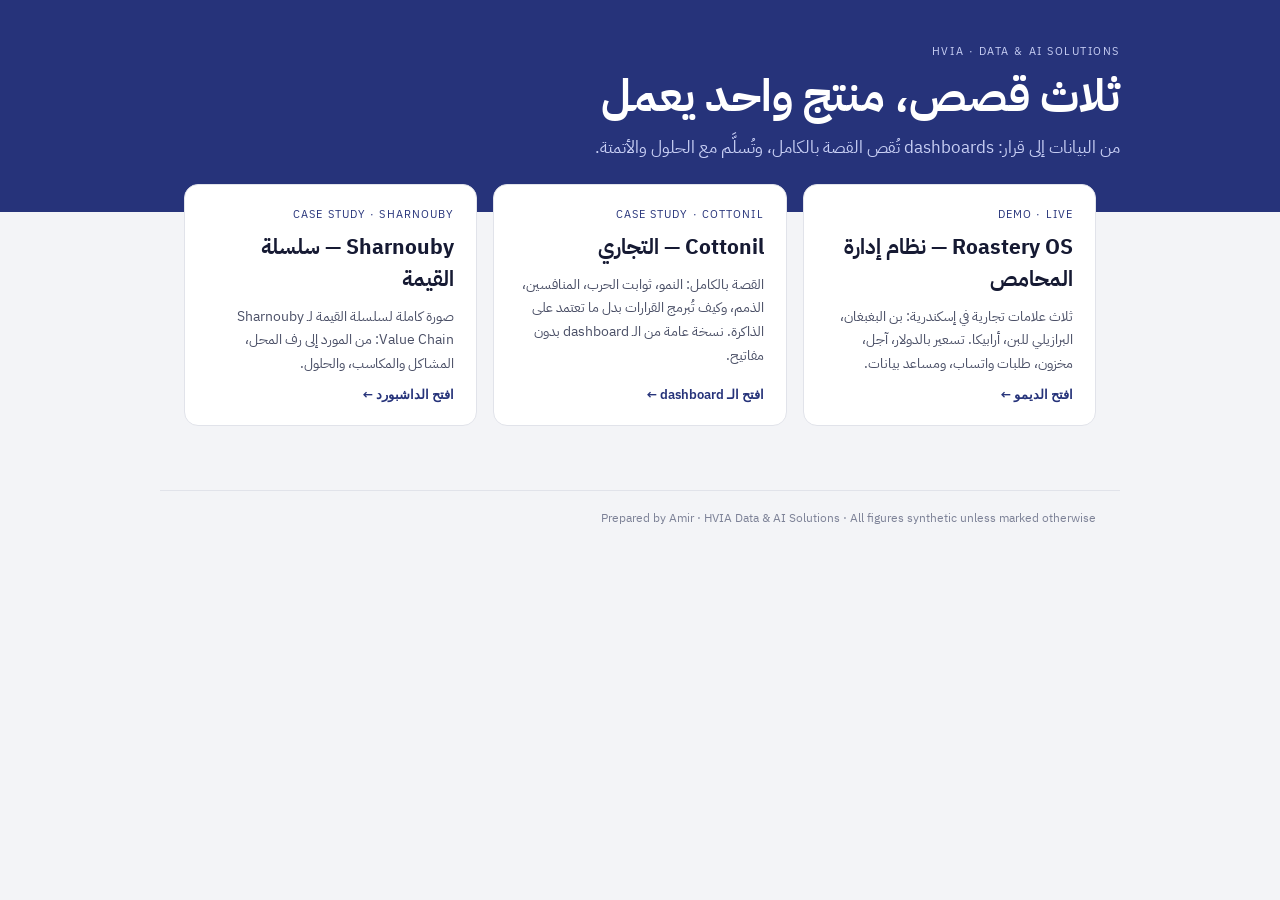
<file: index.html>
<!doctype html>
<html lang="ar" dir="rtl">
<head>
<meta charset="utf-8">
<meta name="viewport" content="width=device-width, initial-scale=1">
<title>Data &amp; AI Solutions — HVIA</title>
<link rel="icon" href="./roastery-os/logo.svg">
<link href="https://fonts.googleapis.com/css2?family=IBM+Plex+Sans+Arabic:wght@400;500;700&family=Bricolage+Grotesque:wght@500;700&family=IBM+Plex+Sans:wght@400;600&display=swap" rel="stylesheet">
<style>
:root{--indigo:#26337a;--ink:#161a33;--ink2:#4a4f66;--muted:#7d8297;--line:#e1e3ea;--paper:#f3f4f7}
*{box-sizing:border-box;margin:0;padding:0}
body{font-family:"IBM Plex Sans Arabic","IBM Plex Sans",system-ui,sans-serif;background:var(--paper);color:var(--ink);min-height:100dvh;display:flex;flex-direction:column}
header{background:var(--indigo);color:#fff;padding:44px 24px 52px}
header .wrap{max-width:960px;margin:0 auto}
.kicker{font-family:"IBM Plex Sans",sans-serif;font-size:11px;letter-spacing:.14em;color:#c9d0f5;text-transform:uppercase}
h1{font-family:"Bricolage Grotesque","IBM Plex Sans Arabic",sans-serif;font-size:clamp(30px,5vw,44px);line-height:1.15;margin-top:14px}
p.lead{color:#c9d0f5;margin-top:12px;font-size:17px;max-width:640px}
main{max-width:960px;margin:-28px auto 0;padding:0 24px 64px;width:100%}
.grid{display:grid;grid-template-columns:repeat(auto-fit,minmax(280px,1fr));gap:16px}
.card{background:#fff;border:1px solid var(--line);border-radius:14px;padding:22px;text-decoration:none;color:inherit;display:flex;flex-direction:column;gap:10px;transition:transform .15s, box-shadow .15s}
.card:hover{transform:translateY(-3px);box-shadow:0 10px 28px rgba(22,26,51,.12)}
.tag{font-family:"IBM Plex Sans";font-size:11px;letter-spacing:.1em;color:var(--indigo);text-transform:uppercase}
.card h2{font-family:"IBM Plex Sans Arabic";font-size:21px}
.card p{color:var(--ink2);font-size:14px;line-height:1.7;flex:1}
.go{font-family:"IBM Plex Sans";font-size:13px;color:var(--indigo);font-weight:600}
footer{border-top:1px solid var(--line);padding:18px 24px;color:var(--muted);font-size:12px;max-width:960px;margin:0 auto;width:100%}
</style>
</head>
<body>
<header><div class="wrap">
  <div class="kicker">HVIA · Data &amp; AI Solutions</div>
  <h1>ثلاث قصص، منتج واحد يعمل</h1>
  <p class="lead">من البيانات إلى قرار: dashboards تُقص القصة بالكامل، وتُسلَّم مع الحلول والأتمتة.</p>
</div></header>
<main><div class="grid">
  <a class="card" href="./roastery-os/">
    <span class="tag">Demo · Live</span>
    <h2>Roastery OS — نظام إدارة المحامص</h2>
    <p>ثلاث علامات تجارية في إسكندرية: بن البغبغان، البرازيلي للبن، أرابيكا. تسعير بالدولار، آجل، مخزون، طلبات واتساب، ومساعد بيانات.</p>
    <span class="go">افتح الديمو ←</span>
  </a>
  <a class="card" href="./cottonil/">
    <span class="tag">Case study · Cottonil</span>
    <h2>Cottonil — التجاري</h2>
    <p>القصة بالكامل: النمو، ثوابت الحرب، المنافسين، الذمم، وكيف تُبرمج القرارات بدل ما تعتمد على الذاكرة. نسخة عامة من الـ dashboard بدون مفاتيح.</p>
    <span class="go">افتح الـ dashboard ←</span>
  </a>
  <a class="card" href="./sharnouby/">
    <span class="tag">Case study · Sharnouby</span>
    <h2>Sharnouby — سلسلة القيمة</h2>
    <p>صورة كاملة لسلسلة القيمة لـ Sharnouby Value Chain: من المورد إلى رف المحل، المشاكل والمكاسب، والحلول.</p>
    <span class="go">افتح الداشبورد ←</span>
  </a>
</div></main>
<footer>Prepared by Amir · HVIA Data &amp; AI Solutions · All figures synthetic unless marked otherwise</footer>
</body>
</html>
</file>
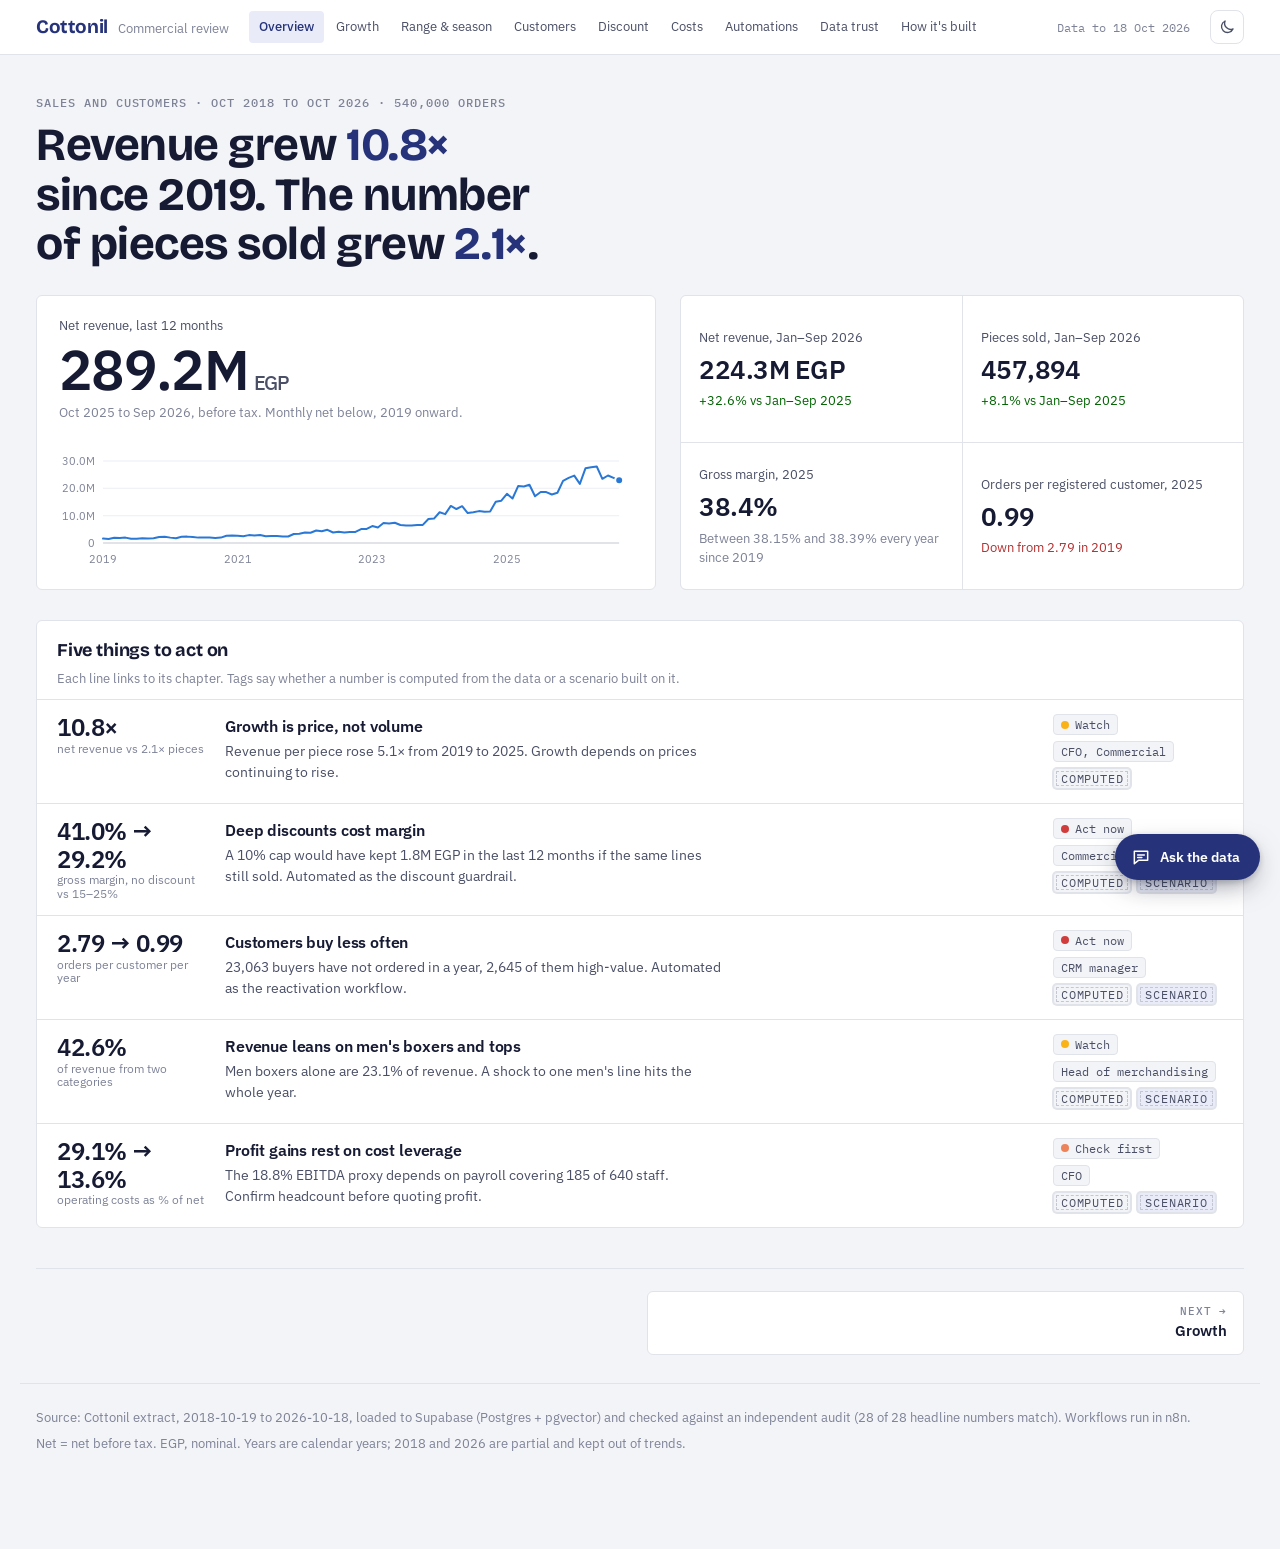
<file: cottonil/index.html>
<!doctype html>
<html lang="en">
<head>
<meta charset="utf-8">
<meta name="viewport" content="width=device-width, initial-scale=1, viewport-fit=cover">
<title>Cottonil Commercial Review</title>
<link rel="preconnect" href="https://fonts.googleapis.com">
<link rel="preconnect" href="https://fonts.gstatic.com" crossorigin>
<link rel="stylesheet" href="https://fonts.googleapis.com/css2?family=Bricolage+Grotesque:opsz,wght@12..96,500;12..96,700&family=IBM+Plex+Mono:wght@400;500&family=IBM+Plex+Sans+Arabic:wght@400;500&family=IBM+Plex+Sans:wght@400;500;600&display=swap">
<script>
// light by default; the header toggle remembers the viewer's choice. Set before CSS so there is no dark flash.
try { document.documentElement.dataset.theme = localStorage.getItem("cottonil-theme") || "light"; } catch (e) { document.documentElement.dataset.theme = "light"; }
</script>
<style>
/* Layout: one long story page. Sticky chapter bar on top; each chapter = a narrow "label" column
   (headline, so-what, owner, trust tag) beside a wide evidence column. Stacks to one column on phones.
   Identity: indigo ink on cool white cotton, finding tags styled like woven garment labels (stitched edge). */
:root{
  --paper:#f3f4f7; --surface:#ffffff; --ink:#161a33; --ink-2:#4a4f66; --muted:#7d8297;
  --line:#e1e3ea; --grid:#eceef3; --axis:#c4c7d2; --indigo:#26337a; --indigo-wash:#e9ecf8;
  --s1:#2a78d6; --s2:#eb6834; --s3:#1baf7a; --bar-quiet:#c9ccd8;
  --good:#0ca30c; --warn:#fab219; --serious:#ec835a; --crit:#d03b3b; --good-text:#006300; --crit-text:#b42f2f;
  --f-display:"Bricolage Grotesque", "Segoe UI", system-ui, sans-serif;
  --f-body:"IBM Plex Sans", "IBM Plex Sans Arabic", "Segoe UI", system-ui, sans-serif;
  --f-ar:"IBM Plex Sans Arabic", "Segoe UI", Tahoma, sans-serif;
  --f-mono:"IBM Plex Mono", ui-monospace, Consolas, monospace;
  --r:6px;
  color-scheme:light;
}
@media (prefers-color-scheme: dark){
  :root:not([data-theme="light"]){
    --paper:#0e1016; --surface:#161922; --ink:#eceef5; --ink-2:#b8bccb; --muted:#8a8fa4;
    --line:#272b38; --grid:#21242f; --axis:#3a3e4c; --indigo:#aab4ff; --indigo-wash:#1d2340;
    --s1:#3987e5; --s2:#d95926; --s3:#199e70; --bar-quiet:#3b3f4e; --good-text:#0ca30c; --crit-text:#e66767;
    color-scheme:dark;
  }
}
:root[data-theme="dark"]{
  --paper:#0e1016; --surface:#161922; --ink:#eceef5; --ink-2:#b8bccb; --muted:#8a8fa4;
  --line:#272b38; --grid:#21242f; --axis:#3a3e4c; --indigo:#aab4ff; --indigo-wash:#1d2340;
  --s1:#3987e5; --s2:#d95926; --s3:#199e70; --bar-quiet:#3b3f4e; --good-text:#0ca30c; --crit-text:#e66767;
  color-scheme:dark;
}
*{box-sizing:border-box}
html{scroll-behavior:smooth; scroll-padding-top:72px}
@media (prefers-reduced-motion: reduce){html{scroll-behavior:auto}}
body{margin:0; background:var(--paper); color:var(--ink); font:15px/1.55 var(--f-body);}
.wrap{max-width:1240px; margin:0 auto; padding-left:max(16px, env(safe-area-inset-left, 0px)); padding-right:max(16px, env(safe-area-inset-right, 0px));}
h1,h2,h3{font-family:var(--f-display); font-weight:700; letter-spacing:-0.01em; text-wrap:balance; margin:0}
p{margin:0}
a{color:inherit}
.ar{font-family:var(--f-ar); direction:rtl; unicode-bidi:isolate}
.num{font-variant-numeric:tabular-nums}
:focus-visible{outline:2px solid var(--s1); outline-offset:2px; border-radius:3px}

/* top bar */
body::before{content:""; position:fixed; inset:0 0 auto; height:env(safe-area-inset-top, 0px); z-index:30; background:var(--surface)}
.top{position:sticky; top:env(safe-area-inset-top, 0px); z-index:20; background:var(--surface); border-bottom:1px solid var(--line)}
.top .wrap{display:flex; align-items:center; gap:20px; padding-block:10px; flex-wrap:wrap}
.brand{display:flex; align-items:baseline; gap:10px; white-space:nowrap}
.brand b{font-family:var(--f-display); font-size:19px; color:var(--indigo); letter-spacing:-0.02em}
.brand span{font-size:12.5px; color:var(--muted)}
.chapters{display:flex; gap:2px; overflow-x:auto; scrollbar-width:none; flex:1; min-width:0}
.chapters::-webkit-scrollbar{display:none}
.chapters a{text-decoration:none; font-size:13px; color:var(--ink-2); padding:6px 10px; border-radius:4px; white-space:nowrap}
.chapters a:hover{background:var(--indigo-wash); color:var(--ink)}
.chapters a.on{color:var(--indigo); background:var(--indigo-wash); font-weight:500}
.asof{font:12px var(--f-mono); color:var(--muted); white-space:nowrap}

/* woven-label tags */
.tag{display:inline-flex; align-items:center; gap:5px; font:500 10.5px/1 var(--f-mono); letter-spacing:.07em; text-transform:uppercase;
  color:var(--ink-2); padding:4px 7px; border-radius:2px; background:var(--surface); box-shadow:0 0 0 1px var(--line); position:relative}
.tag::after{content:""; position:absolute; inset:2px; border:1px dashed var(--axis); border-radius:1px; pointer-events:none}
.tag.scn{background:var(--indigo-wash)}
.state{display:inline-flex; align-items:center; gap:6px; font-size:12.5px; font-weight:500; color:var(--ink-2)}
.state i{width:8px; height:8px; border-radius:50%; display:inline-block}
.state.act i{background:var(--crit)} .state.watch i{background:var(--warn)} .state.cav i{background:var(--serious)} .state.ok i{background:var(--good)}

/* overview */
.over{padding-block:40px 28px}
.eyebrow{font:500 12px var(--f-mono); letter-spacing:.08em; text-transform:uppercase; color:var(--muted)}
.thesis{font-size:clamp(28px, 4.2vw, 46px); line-height:1.08; margin-top:10px; max-width:20ch}
.thesis em{font-style:normal; color:var(--indigo)}
.over-grid{display:grid; grid-template-columns:minmax(0,1.1fr) minmax(0,1fr); gap:24px; margin-top:26px; align-items:stretch}
.hero{background:var(--surface); border:1px solid var(--line); border-radius:var(--r); padding:20px 22px; display:flex; flex-direction:column}
.hero .lbl{font-size:13px; color:var(--ink-2)}
.hero .big{font-size:56px; font-weight:600; letter-spacing:-0.03em; line-height:1.05; margin-top:4px}
.hero .big small{font-size:20px; font-weight:500; color:var(--ink-2); margin-left:6px}
.hero .sub{font-size:13px; color:var(--muted); margin-top:4px}
.spark{margin-top:auto; padding-top:14px}
.tiles{display:grid; grid-template-columns:repeat(2, minmax(0,1fr)); grid-auto-rows:1fr; gap:1px; background:var(--line); border:1px solid var(--line); border-radius:var(--r); overflow:hidden}
.tile{background:var(--surface); padding:16px 18px; display:grid; gap:2px; align-content:center}
.tile .lbl{font-size:12.5px; color:var(--ink-2)}
.tile .v{font-size:26px; font-weight:600; letter-spacing:-0.02em}
.tile .d{font-size:12.5px; color:var(--muted)}
.d.up{color:var(--good-text)} .d.down{color:var(--crit-text)}

.five{margin-top:30px; background:var(--surface); border:1px solid var(--line); border-radius:var(--r)}
.five h2{font-size:18px; padding:16px 20px 4px}
.five .note{font-size:13px; color:var(--muted); padding:0 20px 10px}
.frow{display:grid; grid-template-columns:150px minmax(0,1fr) 170px; gap:18px; padding:14px 20px; border-top:1px solid var(--line); align-items:start; text-decoration:none}
.frow:hover{background:var(--paper)}
.frow .fig{font-size:24px; font-weight:600; letter-spacing:-0.02em; line-height:1.15}
.frow .fig small{display:block; font-size:12px; font-weight:400; color:var(--muted); letter-spacing:0}
.frow h3{font-family:var(--f-body); font-size:15.5px; font-weight:600}
.frow p{font-size:13.5px; color:var(--ink-2); margin-top:3px; max-width:62ch}
.frow .meta{display:grid; gap:6px; justify-items:start; font-size:12.5px; color:var(--muted)}

/* chapters */
.chap{padding-block:40px 8px}
/* tabs: one chapter on screen at a time; the router sets [hidden] on the others */
main{min-height:calc(100vh - 140px)}
main > section[hidden]{display:none}
.pager{display:grid; grid-template-columns:repeat(2, minmax(0,1fr)); gap:14px; margin-top:40px; padding-top:22px; border-top:1px solid var(--line)}
.pager a{display:grid; gap:2px; text-decoration:none; background:var(--surface); border:1px solid var(--line); border-radius:var(--r); padding:12px 16px}
.pager a:hover{border-color:var(--indigo)}
.pager a.next{grid-column:2; text-align:right}
.pager span{font:500 11px var(--f-mono); letter-spacing:.07em; text-transform:uppercase; color:var(--muted)}
.pager b{font-size:14.5px; font-weight:600; color:var(--ink)}
.chap-grid{display:grid; grid-template-columns:300px minmax(0,1fr); gap:36px; align-items:start}
.side{position:sticky; top:84px; display:grid; gap:12px}
.side .no{font:500 12px var(--f-mono); color:var(--indigo); letter-spacing:.08em}
.side h2{font-size:27px; line-height:1.12}
.side p{font-size:14px; color:var(--ink-2)}
.side .owner{font-size:13px; color:var(--muted)}
.side .owner b{color:var(--ink); font-weight:500}
.side .tags{display:flex; gap:6px; flex-wrap:wrap}
/* full-width chapters (06-08): heading sits above the content instead of beside it */
.chap-head{position:static; max-width:760px; margin-bottom:26px}
.chap-head h2{font-size:30px}
.main{display:grid; gap:18px; min-width:0}
.card{background:var(--surface); border:1px solid var(--line); border-radius:var(--r); padding:18px 20px; min-width:0}
.card h3{font-family:var(--f-body); font-size:15px; font-weight:600}
.card .cap{font-size:13px; color:var(--muted); margin-top:2px}
.two{display:grid; grid-template-columns:repeat(2, minmax(0,1fr)); gap:18px}
.legend{display:flex; gap:14px; flex-wrap:wrap; font-size:12.5px; color:var(--ink-2); margin-top:10px}
.legend span{display:inline-flex; align-items:center; gap:6px}
.legend i{width:14px; height:2px; display:inline-block; border-radius:1px}
.legend i.box{height:10px; width:10px; border-radius:2px}
.chart{margin-top:12px; position:relative}
.chart svg{display:block; width:100%; height:auto; overflow:visible}
.ax text{fill:var(--muted); font:11px var(--f-body); font-variant-numeric:tabular-nums}
.ax line.g{stroke:var(--grid); stroke-width:1}
.ax line.b{stroke:var(--axis); stroke-width:1}
.lbl-ink{fill:var(--ink); font:500 12px var(--f-body)}
.lbl-2{fill:var(--ink-2); font:11.5px var(--f-body)}
.hair{stroke:var(--axis); stroke-width:1}
details.tbl{margin-top:10px}
details.tbl summary{font-size:12.5px; color:var(--ink-2); cursor:pointer; width:max-content}
.tscroll{overflow-x:auto; margin-top:8px}
table{border-collapse:collapse; width:100%; font-size:13px}
th,td{text-align:left; padding:6px 10px 6px 0; border-bottom:1px solid var(--line); vertical-align:top}
th{font-weight:500; color:var(--muted); font-size:12px}
td.r,th.r{text-align:right; font-variant-numeric:tabular-nums}

/* horizontal bars (html) */
.hbars{display:grid; gap:6px; margin-top:12px}
.hb{display:grid; grid-template-columns:132px minmax(0,1fr) 64px; gap:10px; align-items:center; font-size:13px}
.hb .t{color:var(--ink-2); white-space:nowrap; overflow:hidden; text-overflow:ellipsis}
.hb .track{height:14px; position:relative}
.hb .fill{position:absolute; inset:0 auto 0 0; border-radius:0 4px 4px 0; background:var(--bar-quiet)}
.hb.hl .fill{background:var(--s1)}
.hb.hl .t{color:var(--ink); font-weight:500}
.hb .fill.tot{background:var(--bar-quiet)}
.hb .fill.part{background:var(--s1); border-right:2px solid var(--surface)}
.hb .v{text-align:right; font-variant-numeric:tabular-nums; color:var(--ink-2)}
.hb:hover .fill{filter:brightness(1.08)}

.plist{list-style:none; margin:10px 0 0; padding:0; display:grid}
.plist li{display:grid; grid-template-columns:22px minmax(0,1fr) 90px; gap:10px; padding:7px 0; border-bottom:1px solid var(--line); font-size:13.5px; align-items:baseline}
.plist li:last-child{border-bottom:0}
@media (min-width: 761px){
  /* full-width top 10: 1-5 left, 6-10 right */
  #pl-top{grid-template-rows:repeat(5, auto); grid-auto-flow:column; column-gap:32px}
  #pl-top li:nth-child(5){border-bottom:0}
}
.plist .k{font:12px var(--f-mono); color:var(--muted)}
.plist .c{font-size:12px; color:var(--muted); display:block}
.plist .v{text-align:right; font-variant-numeric:tabular-nums}

.callout{border-left:3px solid var(--serious); background:var(--surface); padding:12px 16px; border-radius:0 var(--r) var(--r) 0; font-size:13.5px; color:var(--ink-2)}
.callout b{color:var(--ink); font-weight:600}

/* segmented control */
.seg{display:inline-flex; border:1px solid var(--line); border-radius:5px; overflow:hidden; margin-top:12px}
.seg button{font:500 13px var(--f-body); background:var(--surface); color:var(--ink-2); border:0; padding:7px 12px; cursor:pointer; border-left:1px solid var(--line)}
.seg button:first-child{border-left:0}
.seg button[aria-pressed="true"]{background:var(--indigo); color:var(--surface)}
.sim{display:grid; grid-template-columns:repeat(3, minmax(0,1fr)); gap:14px; margin-top:14px}
.sim div{display:grid; gap:2px}
.sim .lbl{font-size:12.5px; color:var(--ink-2)}
.sim .v{font-size:22px; font-weight:600; letter-spacing:-0.02em}

/* automations */
.flows{display:grid; grid-template-columns:repeat(2, minmax(0,1fr)); gap:16px}
.flow{background:var(--surface); border:1px solid var(--line); border-radius:var(--r); display:flex; flex-direction:column; min-width:0}
.flow header{padding:16px 18px 12px; display:grid; gap:6px; border-bottom:1px solid var(--line)}
.flow header h3{font-size:18px}
.flow header p{font-size:13px; color:var(--ink-2)}
.steps{list-style:none; margin:0; padding:12px 18px; display:grid; gap:8px; counter-reset:s}
.steps li{display:grid; grid-template-columns:20px minmax(0,1fr); gap:8px; font-size:13px; color:var(--ink-2); counter-increment:s}
.steps li::before{content:counter(s); font:500 11px/20px var(--f-mono); text-align:center; color:var(--indigo); background:var(--indigo-wash); border-radius:50%; width:20px; height:20px}
.steps b{color:var(--ink); font-weight:500}
.preview{margin:0 18px; padding:12px 14px; background:var(--paper); border-radius:5px; font-size:13px; display:grid; gap:6px}
.preview .h{font:500 11px var(--f-mono); letter-spacing:.07em; text-transform:uppercase; color:var(--muted)}
.preview .row{display:flex; justify-content:space-between; gap:10px}
.preview .row span:last-child{font-variant-numeric:tabular-nums; color:var(--ink)}
.flow footer{margin-top:auto; padding:14px 18px; display:flex; align-items:center; justify-content:space-between; gap:10px; flex-wrap:wrap}
.btn{font:500 13px var(--f-body); border:1px solid var(--indigo); color:var(--indigo); background:transparent; padding:7px 14px; border-radius:5px; cursor:pointer}
.btn:hover:not(:disabled){background:var(--indigo); color:var(--surface)}
.btn:disabled{border-color:var(--line); color:var(--muted); cursor:not-allowed}
.runout{margin:0 18px 14px; font-size:12.5px; color:var(--ink-2)}

/* assistant: floating button opens a side panel that sits over any tab */
.fab{position:fixed; right:max(20px, env(safe-area-inset-right, 0px)); bottom:max(20px, env(safe-area-inset-bottom, 0px)); z-index:40;
  display:inline-flex; align-items:center; gap:9px; font:600 14px var(--f-body); color:var(--surface); background:var(--indigo);
  border:0; border-radius:999px; padding:13px 20px 13px 16px; cursor:pointer; box-shadow:0 10px 28px -8px rgba(22,26,51,.55), 0 2px 6px rgba(22,26,51,.18)}
.fab svg{width:20px; height:20px}
.fab:hover{transform:translateY(-1px)}
.fab[aria-expanded="true"]{opacity:0; pointer-events:none}
.scrim{position:fixed; inset:0; z-index:44; background:rgba(14,16,30,.32)}
.panel{position:fixed; top:0; right:0; bottom:0; z-index:45; width:min(460px, 100vw); background:var(--surface); border-left:1px solid var(--line);
  box-shadow:-20px 0 50px -24px rgba(14,16,30,.45); transform:translateX(100%); transition:transform .28s cubic-bezier(.2,.8,.2,1); visibility:hidden}
.panel.open{transform:none; visibility:visible}
@media (prefers-reduced-motion: reduce){.panel{transition:none}}
.chat{height:100%; display:flex; flex-direction:column; overflow:hidden; padding-top:env(safe-area-inset-top, 0px)}
.chat-hd{display:flex; align-items:center; gap:10px; padding:14px 14px 14px 18px; border-bottom:1px solid var(--line)}
.icon-btn{width:34px; height:34px; border-radius:8px; border:1px solid transparent; background:transparent; color:var(--ink-2); display:grid; place-items:center; cursor:pointer; flex:none}
.icon-btn svg{width:18px; height:18px}
.icon-btn:hover, .icon-btn[aria-expanded="true"]{background:var(--indigo-wash); color:var(--indigo)}
.info{padding:16px 18px; border-bottom:1px solid var(--line); background:var(--paper); display:grid; gap:14px; max-height:55%; overflow-y:auto}
.info[hidden]{display:none}
.theme-btn{border-color:var(--line)}
.theme-btn .i-sun, :root[data-theme="dark"] .theme-btn .i-moon{display:none}
:root[data-theme="dark"] .theme-btn .i-sun{display:block}
.empty{align-self:center; justify-self:center; text-align:center; max-width:300px; display:grid; justify-items:center; gap:8px; margin-top:24px;
  background:var(--surface); border-radius:12px; padding:24px 22px; border:1px solid var(--line)}
.empty .eic{width:44px; height:44px; border-radius:12px; background:var(--indigo-wash); color:var(--indigo); display:grid; place-items:center}
.empty .eic svg{width:22px; height:22px}
.empty b{font-family:var(--f-display); font-size:16px}
.empty p{font-size:13px; color:var(--ink-2)}
.info h3{font-family:var(--f-body); font-size:14px; font-weight:600}
.bot{width:36px; height:36px; border-radius:9px; background:var(--indigo); color:var(--surface); display:grid; place-items:center; flex:none}
.bot svg{width:20px; height:20px}
.chat-hd .who{display:grid; line-height:1.25; min-width:0; flex:1}
.chat-hd .who b{font-family:var(--f-display); font-size:16px; font-weight:700}
.chat-hd .who span{font-size:12px; color:var(--muted); white-space:nowrap; overflow:hidden; text-overflow:ellipsis}
.pill{display:inline-flex; align-items:center; gap:7px; font:500 11.5px var(--f-mono); letter-spacing:.04em; color:var(--ink-2);
  padding:5px 10px; border-radius:999px; background:var(--paper); border:1px solid var(--line); white-space:nowrap}
.pill i{width:7px; height:7px; border-radius:50%; background:var(--warn)}
.pill.live i{background:var(--good); box-shadow:0 0 0 3px color-mix(in srgb, var(--good) 25%, transparent)}
.msgs{padding:20px 16px; display:grid; gap:16px; align-content:start; flex:1; min-height:0; overflow-y:auto; overscroll-behavior:contain;
  background-image:radial-gradient(var(--grid) 1px, transparent 1px); background-size:18px 18px}
.ex{font:500 10.5px var(--f-mono); color:var(--muted); letter-spacing:.07em; text-transform:uppercase; justify-self:center;
  background:var(--surface); padding:3px 10px; border-radius:999px; border:1px solid var(--line)}
.msg{font-size:14px; line-height:1.5; animation:pop .25s ease-out}
@keyframes pop{from{opacity:0; transform:translateY(4px)} to{opacity:1; transform:none}}
@media (prefers-reduced-motion: reduce){.msg{animation:none}}
.msg.q{justify-self:end; max-width:78%; background:var(--indigo); color:var(--surface); padding:10px 14px; border-radius:14px 14px 3px 14px}
.msg.a{justify-self:start; max-width:92%; display:grid; grid-template-columns:28px minmax(0,1fr); gap:10px; align-items:start}
.msg.a .av{width:28px; height:28px; border-radius:7px; background:var(--indigo-wash); color:var(--indigo); display:grid; place-items:center}
.msg.a .av svg{width:16px; height:16px}
.bub{background:var(--surface); border:1px solid var(--line); border-radius:3px 14px 14px 14px; padding:12px 14px; display:grid; gap:8px; min-width:0}
.bub .bhead{display:flex; align-items:center; gap:8px; flex-wrap:wrap}
.verdict{font:500 10.5px/1 var(--f-mono); letter-spacing:.08em; text-transform:uppercase; padding:4px 7px; border-radius:3px; background:var(--indigo-wash); color:var(--indigo)}
.verdict.no{background:color-mix(in srgb, var(--serious) 18%, var(--surface)); color:var(--crit-text)}
.bub .val{font-size:30px; font-weight:600; letter-spacing:-0.025em; line-height:1.05; font-variant-numeric:tabular-nums}
.bub .val small{font-size:14px; font-weight:500; color:var(--ink-2); margin-left:5px; letter-spacing:0}
.bub .txt{color:var(--ink-2)}
.bub.refuse{border-left:3px solid var(--serious)}
.bub .why{display:grid; gap:4px; font-size:13px; color:var(--ink-2); background:var(--paper); border-radius:6px; padding:9px 11px}
.bub .why b{font:500 10.5px var(--f-mono); letter-spacing:.07em; text-transform:uppercase; color:var(--muted)}
.meta{display:flex; flex-wrap:wrap; gap:6px}
.meta span{font:11.5px var(--f-mono); color:var(--ink-2); background:var(--paper); border:1px solid var(--line); border-radius:4px; padding:2px 7px}
.meta span em{font-style:normal; color:var(--muted)}
.bub details summary{font-size:12.5px; color:var(--indigo); cursor:pointer; width:max-content; font-weight:500}
.bub pre{margin:8px 0 0; padding:10px 12px; background:var(--ink); color:var(--paper); border-radius:6px; font:12px/1.55 var(--f-mono); white-space:pre-wrap; word-break:break-word}
.typing{display:inline-flex; gap:4px; padding:4px 0}
.typing i{width:6px; height:6px; border-radius:50%; background:var(--muted); animation:blink 1.1s infinite ease-in-out}
.typing i:nth-child(2){animation-delay:.15s} .typing i:nth-child(3){animation-delay:.3s}
@keyframes blink{0%,80%,100%{opacity:.25} 40%{opacity:1}}
.chat-ft{border-top:1px solid var(--line); padding:12px 14px 14px; display:grid; gap:10px; background:var(--surface)}
.chips{display:flex; gap:8px; overflow-x:auto; scrollbar-width:none; padding-bottom:2px}
.chips::-webkit-scrollbar{display:none}
.chips button{font:13px var(--f-body); background:var(--paper); color:var(--ink-2); border:1px solid var(--line); border-radius:999px; padding:6px 12px; cursor:pointer; white-space:nowrap; flex:none}
.chips button:hover{border-color:var(--indigo); color:var(--ink); background:var(--indigo-wash)}
.composer{display:flex; gap:8px; align-items:center; border:1px solid var(--line); border-radius:10px; padding:5px 5px 5px 14px; background:var(--paper)}
.composer:focus-within{border-color:var(--indigo); box-shadow:0 0 0 3px var(--indigo-wash)}
.composer input{flex:1; min-width:0; font:14px var(--f-body); padding:8px 0; border:0; background:transparent; color:var(--ink); outline:none}
.send{width:38px; height:38px; border-radius:8px; border:0; background:var(--indigo); color:var(--surface); display:grid; place-items:center; cursor:pointer; flex:none}
.send svg{width:18px; height:18px}
.send:disabled{background:var(--bar-quiet); color:var(--surface); cursor:not-allowed}
.hint{font-size:12px; color:var(--muted)}
/* how an answer is built: vertical stepper */
.pipe{list-style:none; margin:0; padding:0; display:grid}
.pipe li{display:grid; grid-template-columns:34px minmax(0,1fr); gap:12px; position:relative; padding-bottom:18px}
.pipe li:last-child{padding-bottom:0}
.pipe li::after{content:""; position:absolute; left:16px; top:34px; bottom:2px; width:2px; background:var(--line)}
.pipe li:last-child::after{display:none}
.pipe .ic{width:34px; height:34px; border-radius:9px; border:1px solid var(--line); background:var(--surface); color:var(--indigo); display:grid; place-items:center; position:relative; z-index:1}
.pipe .ic svg{width:17px; height:17px}
.pipe b{display:block; font-size:14px; font-weight:600; color:var(--ink)}
.pipe p{font-size:13px; color:var(--ink-2); margin-top:2px}
.pipe code{font:11.5px var(--f-mono); color:var(--muted)}
.pipe li.stop .ic{color:var(--crit-text); border-color:color-mix(in srgb, var(--serious) 45%, var(--line))}
.kb{display:grid; grid-template-columns:repeat(4, minmax(0,1fr)); gap:1px; background:var(--line); border:1px solid var(--line); border-radius:8px; overflow:hidden}
.kb div{background:var(--surface); padding:10px 8px; text-align:center; display:grid; gap:1px}
.kb b{font-size:20px; font-weight:600; letter-spacing:-0.02em; font-variant-numeric:tabular-nums}
.kb span{font-size:11.5px; color:var(--muted); line-height:1.3}

/* finding -> workflow -> owner map: CSS connectors between the three cells of a row */
.map, .arch{--wire:color-mix(in srgb, var(--indigo) 45%, var(--axis))}
.map{display:grid; gap:10px; margin-bottom:26px}
.mrow{display:grid; grid-template-columns:repeat(3, minmax(0,1fr)); column-gap:48px; align-items:stretch}
.mrow.head{margin-bottom:-2px}
.mcell{position:relative; background:var(--surface); border:1px solid var(--line); border-radius:var(--r); padding:11px 14px; display:grid; gap:2px; align-content:center; text-decoration:none; transition:border-color .15s}
.mcell:not(:last-child)::after{content:""; position:absolute; top:50%; right:-49px; width:42px; border-top:1.5px dashed var(--wire)}
.mcell:not(:last-child)::before{content:""; position:absolute; top:calc(50% - 4px); right:-49px; border-left:7px solid var(--wire); border-block:4.5px solid transparent}
.mrow:hover .mcell{border-color:var(--indigo)}
.mrow:hover .mcell::after{border-top-color:var(--indigo); border-top-style:solid}
.mrow:hover .mcell::before{border-left-color:var(--indigo)}
.mcell .fg{font-size:19px; font-weight:600; letter-spacing:-0.02em; font-variant-numeric:tabular-nums}
.mcell b{font-size:14px; font-weight:600}
.mcell small{font-size:12.5px; color:var(--ink-2)}
.mcell.wf{background:var(--indigo-wash); border-color:color-mix(in srgb, var(--indigo) 25%, var(--line))}
.mcell.wf b{color:var(--indigo); font-family:var(--f-display); font-size:16px}
a.mcell:hover .fg{color:var(--indigo)}

/* architecture: lanes of boxes, wires drawn in SVG by wire() in app.js */
.arch-card{padding:22px 22px 24px}
.arch{position:relative; display:grid; grid-template-columns:repeat(4, minmax(0,1fr)); column-gap:56px; row-gap:40px; align-items:stretch}
.lane{position:relative; z-index:1; display:flex; flex-direction:column; gap:10px; justify-content:center; min-width:0}
.lane-h{font:500 11px var(--f-mono); letter-spacing:.08em; text-transform:uppercase; color:var(--muted); margin-bottom:2px}
.lane.box{border:1.5px dashed color-mix(in srgb, var(--indigo) 40%, var(--line)); border-radius:10px; padding:12px; background:color-mix(in srgb, var(--indigo-wash) 45%, transparent)}
.lane.box .lane-h{color:var(--indigo)}
.node{background:var(--surface); border:1px solid var(--line); border-radius:6px; padding:9px 11px; display:grid; gap:1px; cursor:default; transition:opacity .15s, border-color .15s}
.node .k{font:11px var(--f-mono); color:var(--muted); overflow-wrap:anywhere}
.node b{font-size:13.5px; font-weight:600; line-height:1.3}
.node p{font-size:12.5px; color:var(--ink-2); line-height:1.4}
.node.hot{border-color:var(--indigo); box-shadow:0 0 0 1px var(--indigo)}
.arch.focus .node:not(.hot){opacity:.4}
svg.wires{position:absolute; left:0; top:0; pointer-events:none; z-index:0; overflow:visible}
.wires path{fill:none; stroke:var(--wire); stroke-width:1.5; stroke-dasharray:4 4; transition:opacity .15s}
.wires circle{fill:var(--wire)}
.wires .hot path{stroke:var(--indigo); stroke-width:2; animation:march .8s linear infinite}
.wires .hot circle{fill:var(--indigo)}
.arch.focus .wires g:not(.hot){opacity:.18}
@keyframes march{to{stroke-dashoffset:-16}}
@media (prefers-reduced-motion: reduce){.wires .hot path{animation:none}}
.stats{display:grid; grid-template-columns:repeat(4, minmax(0,1fr)); gap:1px; background:var(--line); border:1px solid var(--line); border-radius:var(--r); overflow:hidden; margin-top:18px}
.stats > div{background:var(--surface); padding:14px 16px; display:grid; gap:2px; align-content:start}
.stats .lbl{font-size:12.5px; color:var(--ink-2)}
.stats .v{font-size:24px; font-weight:600; letter-spacing:-0.02em; font-variant-numeric:tabular-nums}
.stats .d{font-size:12.5px; color:var(--muted)}
.meter{height:6px; border-radius:3px; background:var(--grid); margin-top:6px; overflow:hidden}
.meter i{display:block; height:100%; background:var(--s1); border-radius:3px}
ul.ticks{list-style:none; margin:10px 0 0; padding:0; display:grid; gap:10px}
ul.ticks li{font-size:13.5px; color:var(--ink-2); padding-left:18px; position:relative}
ul.ticks li::before{content:""; position:absolute; left:0; top:.6em; width:8px; height:0; border-top:1.5px dashed var(--indigo)}
ul.ticks b{color:var(--ink); font-weight:600}
ul.ticks code{font:12px var(--f-mono); background:var(--paper); padding:1px 5px; border-radius:3px}

/* trust */
.trust{display:grid; gap:0; background:var(--surface); border:1px solid var(--line); border-radius:var(--r)}
.trow{display:grid; grid-template-columns:170px 150px minmax(0,1fr) minmax(0,1fr); gap:16px; padding:13px 18px; border-top:1px solid var(--line); font-size:13px}
.trow:first-child{border-top:0}
.trow.head{font-size:12px; color:var(--muted); font-weight:500}
.trow .tp{font-weight:600; color:var(--ink)}
.trow .why{color:var(--muted); font-size:12.5px; margin-top:4px}
.trust-filter{display:flex; gap:8px; flex-wrap:wrap; margin-bottom:14px}

footer.end{padding-block:24px 96px; border-top:1px solid var(--line); font-size:12.5px; color:var(--muted); display:grid; gap:6px}

/* tooltip */
#tip{position:fixed; z-index:50; pointer-events:none; background:var(--surface); color:var(--ink); border:1px solid var(--line); box-shadow:0 6px 20px rgba(10,14,40,.14);
  border-radius:6px; padding:8px 10px; font-size:12.5px; min-width:120px; display:grid; gap:3px}
#tip[hidden]{display:none}   /* display:grid above would otherwise beat the hidden attribute */
#tip .tt{color:var(--muted); font-size:11.5px}
#tip .tr{display:flex; align-items:center; gap:7px}
#tip .tr i{width:12px; height:2px; display:inline-block}
#tip .tr b{font-weight:600; font-variant-numeric:tabular-nums}

@media (max-width: 980px){
  .chap-grid{grid-template-columns:minmax(0,1fr); gap:18px}
  .side{position:static}
  .flows{grid-template-columns:minmax(0,1fr)}
  .trow{grid-template-columns:minmax(0,1fr) minmax(0,1fr)}
  .trow.head{display:none}
  .arch{grid-template-columns:minmax(0,1fr); row-gap:36px}
  .stats{grid-template-columns:repeat(2, minmax(0,1fr))}
}
@media (max-width: 900px){
  .mrow{grid-template-columns:minmax(0,1fr); row-gap:22px}
  .mrow.head{display:none}
  .map{gap:20px}
  .mrow + .mrow{padding-top:20px; border-top:1px solid var(--line)}
  .mcell:not(:last-child)::after{top:100%; right:auto; left:26px; width:0; height:15px; border-top:0; border-left:1.5px dashed var(--wire)}
  .mcell:not(:last-child)::before{top:calc(100% + 14px); right:auto; left:22.5px; border-left:4.5px solid transparent; border-right:4.5px solid transparent; border-top:7px solid var(--wire); border-bottom:0}
  .mrow:hover .mcell::after{border-left-color:var(--indigo); border-left-style:solid}
  .mrow:hover .mcell::before{border-top-color:var(--indigo); border-left-color:transparent}
}
@media (max-width: 760px){
  .over-grid{grid-template-columns:minmax(0,1fr)}
  .two{grid-template-columns:minmax(0,1fr)}
  .frow{grid-template-columns:minmax(0,1fr); gap:6px}
  .frow .meta{grid-auto-flow:column; justify-content:start; gap:12px}
  .hero .big{font-size:44px}
  .hb{grid-template-columns:100px minmax(0,1fr) 56px}
  .sim{grid-template-columns:minmax(0,1fr) minmax(0,1fr)}
  .trow{grid-template-columns:minmax(0,1fr)}
  .asof{display:none}
  .msgs{padding:16px 12px}
  .msg.q{max-width:88%}
  .msg.a{max-width:100%}
  .bub .val{font-size:26px}
  .kb{grid-template-columns:repeat(2, minmax(0,1fr))}
  .chat-hd .who span{display:none}
  .fab span{display:none}
  .fab{padding:15px}
  .pager b{font-size:13.5px}
}
</style>
</head>
<body>

<header class="top">
  <div class="wrap">
    <div class="brand"><b>Cottonil</b><span>Commercial review</span></div>
    <nav class="chapters" id="chapters" aria-label="Chapters">
      <a href="#overview">Overview</a>
      <a href="#growth">Growth</a>
      <a href="#range">Range &amp; season</a>
      <a href="#customers">Customers</a>
      <a href="#discount">Discount</a>
      <a href="#costs">Costs</a>
      <a href="#automations">Automations</a>
      <a href="#trust">Data trust</a>
      <a href="#stack">How it's built</a>
    </nav>
    <div class="asof">Data to 18 Oct 2026</div>
    <button class="icon-btn theme-btn" id="theme-btn" type="button" aria-label="Switch to dark mode" title="Switch theme">
      <svg class="i-moon" viewBox="0 0 24 24" fill="none" stroke="currentColor" stroke-width="1.8" stroke-linecap="round" stroke-linejoin="round"><path d="M20 14.5A8 8 0 0 1 9.5 4a8 8 0 1 0 10.5 10.5z"/></svg>
      <svg class="i-sun" viewBox="0 0 24 24" fill="none" stroke="currentColor" stroke-width="1.8" stroke-linecap="round"><circle cx="12" cy="12" r="4"/><path d="M12 2.5v2M12 19.5v2M2.5 12h2M19.5 12h2M5.3 5.3l1.4 1.4M17.3 17.3l1.4 1.4M5.3 18.7l1.4-1.4M17.3 6.7l1.4-1.4"/></svg>
    </button>
  </div>
</header>

<main>
<!-- OVERVIEW -->
<section id="overview" class="wrap over">
  <div class="eyebrow">Sales and customers · Oct 2018 to Oct 2026 · 540,000 orders</div>
  <h1 class="thesis">Revenue grew <em id="th-net">10.8×</em> since 2019. The number of pieces sold grew <em id="th-units">2.1×</em>.</h1>
  <div class="over-grid">
    <div class="hero">
      <div class="lbl">Net revenue, last 12 months</div>
      <div class="big" id="hero-net">289.2M<small>EGP</small></div>
      <div class="sub">Oct 2025 to Sep 2026, before tax. Monthly net below, 2019 onward.</div>
      <div class="spark chart" id="ch-spark"></div>
    </div>
    <div class="tiles" id="tiles"></div>
  </div>

  <div class="five" id="five">
    <h2>Five things to act on</h2>
    <p class="note">Each line links to its chapter. Tags say whether a number is computed from the data or a scenario built on it.</p>
  </div>
</section>

<!-- 01 GROWTH -->
<section id="growth" class="chap">
  <div class="wrap chap-grid">
    <aside class="side">
      <div class="no">01 · Growth</div>
      <h2>Growth comes from price, not from more pieces</h2>
      <p>From 2019 to 2025 net revenue per piece rose 5.1×. Units rose 2.1×. In 2026 so far the gap continues: revenue +32.6%, pieces +8.1%.</p>
      <p>If price increases slow down, revenue growth slows with them. Volume is the part Cottonil controls.</p>
      <div class="owner">Who acts: <b>CFO, Commercial director</b></div>
      <div class="tags"><span class="tag">Computed</span></div>
    </aside>
    <div class="main">
      <div class="card">
        <h3>Revenue, price per piece and pieces sold, indexed to 2019 = 100</h3>
        <p class="cap">Calendar years 2019–2025, net before tax, order lines. Hover a year for values.</p>
        <div class="legend" id="lg-growth"></div>
        <div class="chart" id="ch-growth"></div>
        <details class="tbl"><summary>Show as table</summary><div class="tscroll" id="tb-growth"></div></details>
      </div>
      <div class="callout"><b>Limitation.</b> Realised prices climb steadily toward the 2026 catalogue price (from 0.14 to 1.01 of it). There is no competitor price and no price test, so this shows how growth is made up. It does not prove pricing power.</div>
    </div>
  </div>
</section>

<!-- 02 RANGE -->
<section id="range" class="chap">
  <div class="wrap chap-grid">
    <aside class="side">
      <div class="no">02 · Range &amp; season</div>
      <h2>Two men's categories carry 42.6% of revenue</h2>
      <p>Men boxers and men tops sell 42.6% of net revenue. Socks move 26.8% of all pieces but only 13.8% of revenue. The top 10 of 139 products make 36.1%.</p>
      <p>November and December run about 23% above an average month. Stock, staff and campaigns should be ready by late October.</p>
      <div class="owner">Who acts: <b>Head of merchandising, Retail operations</b></div>
      <div class="tags"><span class="tag">Computed</span></div>
    </aside>
    <div class="main">
      <div class="two" id="range-two">
        <div class="card">
          <h3>Share of net revenue by category</h3>
          <p class="cap">Full history, 16 categories, order lines. The two largest are highlighted.</p>
          <div class="hbars" id="hb-cat"></div>
          <details class="tbl"><summary>Show as table</summary><div class="tscroll" id="tb-cat"></div></details>
        </div>
        <div class="card">
          <h3>Revenue by month of year</h3>
          <p class="cap">Index, average month = 100, 2019–2025</p>
          <div class="chart" id="ch-season"></div>
          <details class="tbl"><summary>Show as table</summary><div class="tscroll" id="tb-season"></div></details>
        </div>
      </div>
      <div class="card">
        <h3>Top 10 products</h3>
        <p class="cap">Net revenue, full history</p>
        <ol class="plist" id="pl-top"></ol>
      </div>
    </div>
  </div>
</section>

<!-- 03 CUSTOMERS -->
<section id="customers" class="chap">
  <div class="wrap chap-grid">
    <aside class="side">
      <div class="no">03 · Customers</div>
      <h2>Orders per customer keep falling</h2>
      <p>In 2019 a registered customer placed 2.79 orders a year. In 2025 it was 0.99. The customer list grew 6× while registered orders grew 2.1×.</p>
      <p>23,063 buyers (30.9%) have not ordered for more than a year. 2,645 of them are high-value, with 58.2M EGP of past spend.</p>
      <div class="owner">Who acts: <b>CRM manager</b> · automated by <a href="#automations">Reactivation</a></div>
      <div class="tags"><span class="tag">Computed</span><span class="tag scn">Scenario: reactivation</span></div>
    </aside>
    <div class="main">
      <div class="two">
        <div class="card">
          <h3>Registered customers</h3>
          <p class="cap">Customers who had joined by year end</p>
          <div class="chart" id="ch-pool"></div>
        </div>
        <div class="card">
          <h3>Orders per registered customer</h3>
          <p class="cap">Registered orders ÷ registered customers, per year</p>
          <div class="chart" id="ch-opc"></div>
        </div>
      </div>
      <details class="tbl card"><summary>Show both as table</summary><div class="tscroll" id="tb-cust"></div></details>
      <div class="card">
        <h3>Who has gone quiet</h3>
        <p class="cap">Registered buyers by value tier, as of 18 Oct 2026. Dormant = no order in the last 365 days.</p>
        <div class="hbars" id="hb-dorm"></div>
        <div class="legend"><span><i class="box" style="background:var(--s1)"></i>Dormant buyers</span><span><i class="box" style="background:var(--bar-quiet)"></i>Active buyers</span></div>
        <details class="tbl"><summary>Show as table</summary><div class="tscroll" id="tb-dorm"></div></details>
      </div>
      <div class="callout"><b>What this does not show.</b> Customers who joined in 2018 and in 2024 order at the same rate today, so newer customers are not "less loyal". The drop comes from the list growing faster than orders. Reasons for leaving cannot be read from this data. 19.07% of orders have no customer attached, so customer figures undercount.</div>
    </div>
  </div>
</section>

<!-- 04 DISCOUNT -->
<section id="discount" class="chap">
  <div class="wrap chap-grid">
    <aside class="side">
      <div class="no">04 · Discount</div>
      <h2>Every discount point comes out of margin</h2>
      <p>Lines sold at full price keep 41.0% gross margin. Lines discounted 15–25% keep 29.2%. Returns stay flat across bands, so deep discounts buy no extra loyalty in this data.</p>
      <p>Capping discounts at 10% would have kept 1.84M EGP over the last 12 months, if volume held.</p>
      <div class="owner">Who acts: <b>Commercial director, Finance</b> · automated by <a href="#automations">Discount guardrail</a></div>
      <div class="tags"><span class="tag">Computed</span><span class="tag scn">Scenario: cap</span></div>
    </aside>
    <div class="main">
      <div class="card">
        <h3>Gross margin by line discount</h3>
        <p class="cap">All order lines, full history. Margin = net minus cost, ÷ net.</p>
        <div class="chart" id="ch-disc"></div>
        <details class="tbl"><summary>Show as table</summary><div class="tscroll" id="tb-disc"></div></details>
      </div>
      <div class="card">
        <h3>What a discount cap would keep</h3>
        <p class="cap">Last 12 months (Oct 2025 to Sep 2026). Discount above the cap on every line, assuming the same lines still sell.</p>
        <div class="seg" id="seg-cap" role="group" aria-label="Discount cap"></div>
        <div class="sim" id="sim"></div>
      </div>
    </div>
  </div>
</section>

<!-- 05 COSTS -->
<section id="costs" class="chap">
  <div class="wrap chap-grid">
    <aside class="side">
      <div class="no">05 · Costs</div>
      <h2>Profit improved because costs grew slower than sales</h2>
      <p>Gross margin stayed near 38.3% every year. Operating costs fell from 29.1% of net in 2019 to 13.6% in 2025, which lifted the EBITDA proxy from 6.3% to 18.8%.</p>
      <p>This only holds while revenue keeps outgrowing costs.</p>
      <div class="owner">Who acts: <b>CFO</b></div>
      <div class="tags"><span class="tag">Computed</span><span class="tag scn">Scenario: full payroll</span></div>
    </aside>
    <div class="main">
      <div class="card">
        <h3>Operating costs and EBITDA proxy, % of net revenue</h3>
        <p class="cap">Calendar years 2019–2025. EBITDA proxy = gross margin − operating costs − payroll paid.</p>
        <div class="legend" id="lg-costs"></div>
        <div class="chart" id="ch-costs"></div>
        <details class="tbl"><summary>Show as table</summary><div class="tscroll" id="tb-costs"></div></details>
      </div>
      <div class="callout"><b>Check before presenting.</b> Payroll covers 185 paid staff in 2025, but the staff list has 640 people (8 per branch). If all 640 were paid at the 2025 average, the 2025 EBITDA proxy would move from +44.1M to about −11.4M EGP. Confirm the real headcount first.</div>
    </div>
  </div>
</section>

<!-- 06 AUTOMATIONS -->
<section id="automations" class="chap">
  <div class="wrap">
    <div class="side chap-head">
      <div class="no">06 · Automations</div>
      <h2>Where the findings turn into weekly work</h2>
      <p>We automated only where a decision repeats and someone acts on it. Each workflow runs in n8n and reads a small slice of the data from Supabase, never the whole database. Nothing reaches a customer without a person saying yes.</p>
    </div>
    <div class="map" id="map" aria-label="Which finding each workflow acts on">
      <div class="mrow head"><span class="eyebrow">Finding</span><span class="eyebrow">Workflow</span><span class="eyebrow">Who acts, and how</span></div>
    </div>
    <div class="flows" id="flows"></div>
  </div>
</section>

<!-- 08 TRUST -->
<section id="trust" class="chap">
  <div class="wrap">
    <div class="side chap-head">
      <div class="no">07 · Data trust</div>
      <h2>What this data can and cannot tell you</h2>
      <p>Sales and customer records hold up under every check. Stock, purchasing, marketing attribution, branches and delivery are not linked to real demand, so no decision on this page uses them.</p>
    </div>
    <div class="trust-filter" id="trust-legend"></div>
    <div class="trust" id="trust-rows"></div>
  </div>
</section>

<!-- 08 HOW IT'S BUILT -->
<section id="stack" class="chap">
  <div class="wrap">
    <div class="side chap-head">
      <div class="no">08 · How it's built</div>
      <h2>One database, four workflows, every number traceable</h2>
      <p>The raw extract was loaded once into Supabase (Postgres with pgvector). The dashboard, the workflows and the assistant all read the same checked tables, so a number means the same thing everywhere. Hover a box to follow its lines.</p>
    </div>
    <div class="card arch-card">
      <div class="arch" id="arch"></div>
    </div>
    <div class="stats" id="stack-stats"></div>
    <div class="two" style="margin-top:18px">
      <div class="card">
        <h3>Why Supabase</h3>
        <ul class="ticks">
          <li><b>Numbers and knowledge in one place.</b> Sales tables, certified views and the assistant's knowledge base (pgvector) live in the same Postgres, so the assistant never mixes two versions of the truth.</li>
          <li><b>Permissions in the database, not in the prompt.</b> The assistant's role <code>assistant_ro</code> can read the 9 certified views and nothing else: no raw tables, no customer names, no writes.</li>
          <li><b>An API n8n can call.</b> Workflows call small SQL functions over the Supabase API. No database password and no key sit in this page.</li>
        </ul>
      </div>
      <div class="card">
        <h3>What keeps the numbers honest</h3>
        <ul class="ticks">
          <li><b>Checked on load.</b> Orders, pieces and net revenue in Supabase match an independent recount of the raw files (28 of 28 headline numbers).</li>
          <li><b>Every answer has a query.</b> The assistant must take each number from a SQL result; an answer with an unbacked number is blocked, not shown.</li>
          <li><b>Tested every week.</b> A 19-question test set runs every Sunday and fails below 90%. Every run and every question is logged.</li>
        </ul>
      </div>
    </div>
  </div>
</section>
</main>

<footer class="wrap end">
  <div>Source: Cottonil extract, 2018-10-19 to 2026-10-18, loaded to Supabase (Postgres + pgvector) and checked against an independent audit (28 of 28 headline numbers match). Workflows run in n8n.</div>
  <div>Net = net before tax. EGP, nominal. Years are calendar years; 2018 and 2026 are partial and kept out of trends.</div>
</footer>


<!-- ASSISTANT: floating button + side panel, available on every tab -->
<button class="fab" id="fab" type="button" aria-controls="assistant" aria-expanded="false" aria-label="Ask the data">
  <svg viewBox="0 0 24 24" fill="none" stroke="currentColor" stroke-width="1.8" stroke-linecap="round" stroke-linejoin="round" aria-hidden="true"><path d="M4 5h16v11H9l-5 4z"/><path d="M8 9.5h8M8 12.5h5"/></svg>
  <span>Ask the data</span>
</button>
<div class="scrim" id="scrim" hidden></div>
<aside class="panel" id="assistant" role="dialog" aria-label="Cottonil data assistant" aria-hidden="true" inert>
  <div class="chat">
    <div class="chat-hd">
      <div class="bot" aria-hidden="true"><svg viewBox="0 0 24 24" fill="none" stroke="currentColor" stroke-width="1.8" stroke-linecap="round" stroke-linejoin="round"><path d="M4 19V9M10 19V5M16 19v-7M21 19H3"/></svg></div>
      <div class="who"><b>Cottonil data assistant</b><span>Certified views only · read-only · EN / عربي</span></div>
      <span class="pill" id="ask-mode"><i></i><span>Preview</span></span>
      <button class="icon-btn" id="ask-info-btn" type="button" aria-controls="ask-info" aria-expanded="false" title="How an answer is made"><svg viewBox="0 0 24 24" fill="none" stroke="currentColor" stroke-width="1.8" stroke-linecap="round"><circle cx="12" cy="12" r="8.5"/><path d="M12 11v5M12 8h.01"/></svg></button>
      <button class="icon-btn" id="ask-close" type="button" title="Close"><svg viewBox="0 0 24 24" fill="none" stroke="currentColor" stroke-width="1.8" stroke-linecap="round"><path d="m6 6 12 12M18 6 6 18"/></svg></button>
    </div>
    <div class="info" id="ask-info" hidden>
      <h3>How an answer is made</h3>
      <ol class="pipe">
          <li><span class="ic"><svg viewBox="0 0 24 24" fill="none" stroke="currentColor" stroke-width="1.8" stroke-linecap="round"><circle cx="11" cy="11" r="6"/><path d="m20 20-4.5-4.5"/></svg></span>
            <div><b>Find the meaning</b><p>Matches the question to definitions, rules and checked SQL examples.</p><code>keyword + vector search</code></div></li>
          <li><span class="ic"><svg viewBox="0 0 24 24" fill="none" stroke="currentColor" stroke-width="1.8" stroke-linecap="round" stroke-linejoin="round"><path d="M12 3 5 6v5c0 4.5 3 8 7 10 4-2 7-5.5 7-10V6z"/><path d="m9 12 2 2 4-4"/></svg></span>
            <div><b>Check trust</b><p>Looks the topic up in the data-trust table before any query.</p><code>analytics.data_trust</code></div></li>
          <li><span class="ic"><svg viewBox="0 0 24 24" fill="none" stroke="currentColor" stroke-width="1.8" stroke-linecap="round"><ellipse cx="12" cy="6" rx="7" ry="3"/><path d="M5 6v12c0 1.7 3.1 3 7 3s7-1.3 7-3V6M5 12c0 1.7 3.1 3 7 3s7-1.3 7-3"/></svg></span>
            <div><b>Run one query</b><p>One read-only SQL against certified views. No raw tables.</p><code>analytics.* · assistant_ro</code></div></li>
          <li><span class="ic"><svg viewBox="0 0 24 24" fill="none" stroke="currentColor" stroke-width="1.8" stroke-linecap="round" stroke-linejoin="round"><path d="M4 5h16v11H9l-5 4z"/><path d="M8 10h8"/></svg></span>
            <div><b>Answer with proof</b><p>Quotes the number from the result, with its period, grain and source.</p></div></li>
          <li class="stop"><span class="ic"><svg viewBox="0 0 24 24" fill="none" stroke="currentColor" stroke-width="1.8" stroke-linecap="round"><circle cx="12" cy="12" r="8"/><path d="m6.5 6.5 11 11"/></svg></span>
            <div><b>Or refuse, with the reason</b><p>Marketing ROI, stock, suppliers and branch ranking are not answerable from this data.</p></div></li>
        </ol>
      <div class="kb">
          <div><b>46</b><span>knowledge entries</span></div>
          <div><b>14</b><span>checked SQL examples</span></div>
          <div><b>10</b><span>refusal rules</span></div>
          <div><b>0</b><span>raw tables readable</span></div>
        </div>
    </div>
    <div class="msgs" id="msgs" aria-live="polite"></div>
    <div class="chat-ft">
      <div class="chips" id="chips" aria-label="Suggested questions"></div>
      <form class="composer" id="ask-form">
        <label for="ask-input" hidden>Question</label>
        <input id="ask-input" autocomplete="off" placeholder="Ask about revenue, customers, discount…">
        <button class="send" id="ask-send" type="submit" aria-label="Ask"><svg viewBox="0 0 24 24" fill="none" stroke="currentColor" stroke-width="2" stroke-linecap="round" stroke-linejoin="round"><path d="M5 12h14M13 6l6 6-6 6"/></svg></button>
      </form>
      <div class="hint" id="ask-hint"></div>
    </div>
  </div>
</aside>

<div id="tip" hidden></div>

<script src="data.js"></script>
<script src="app.js"></script>
</body>
</html>
</file>
